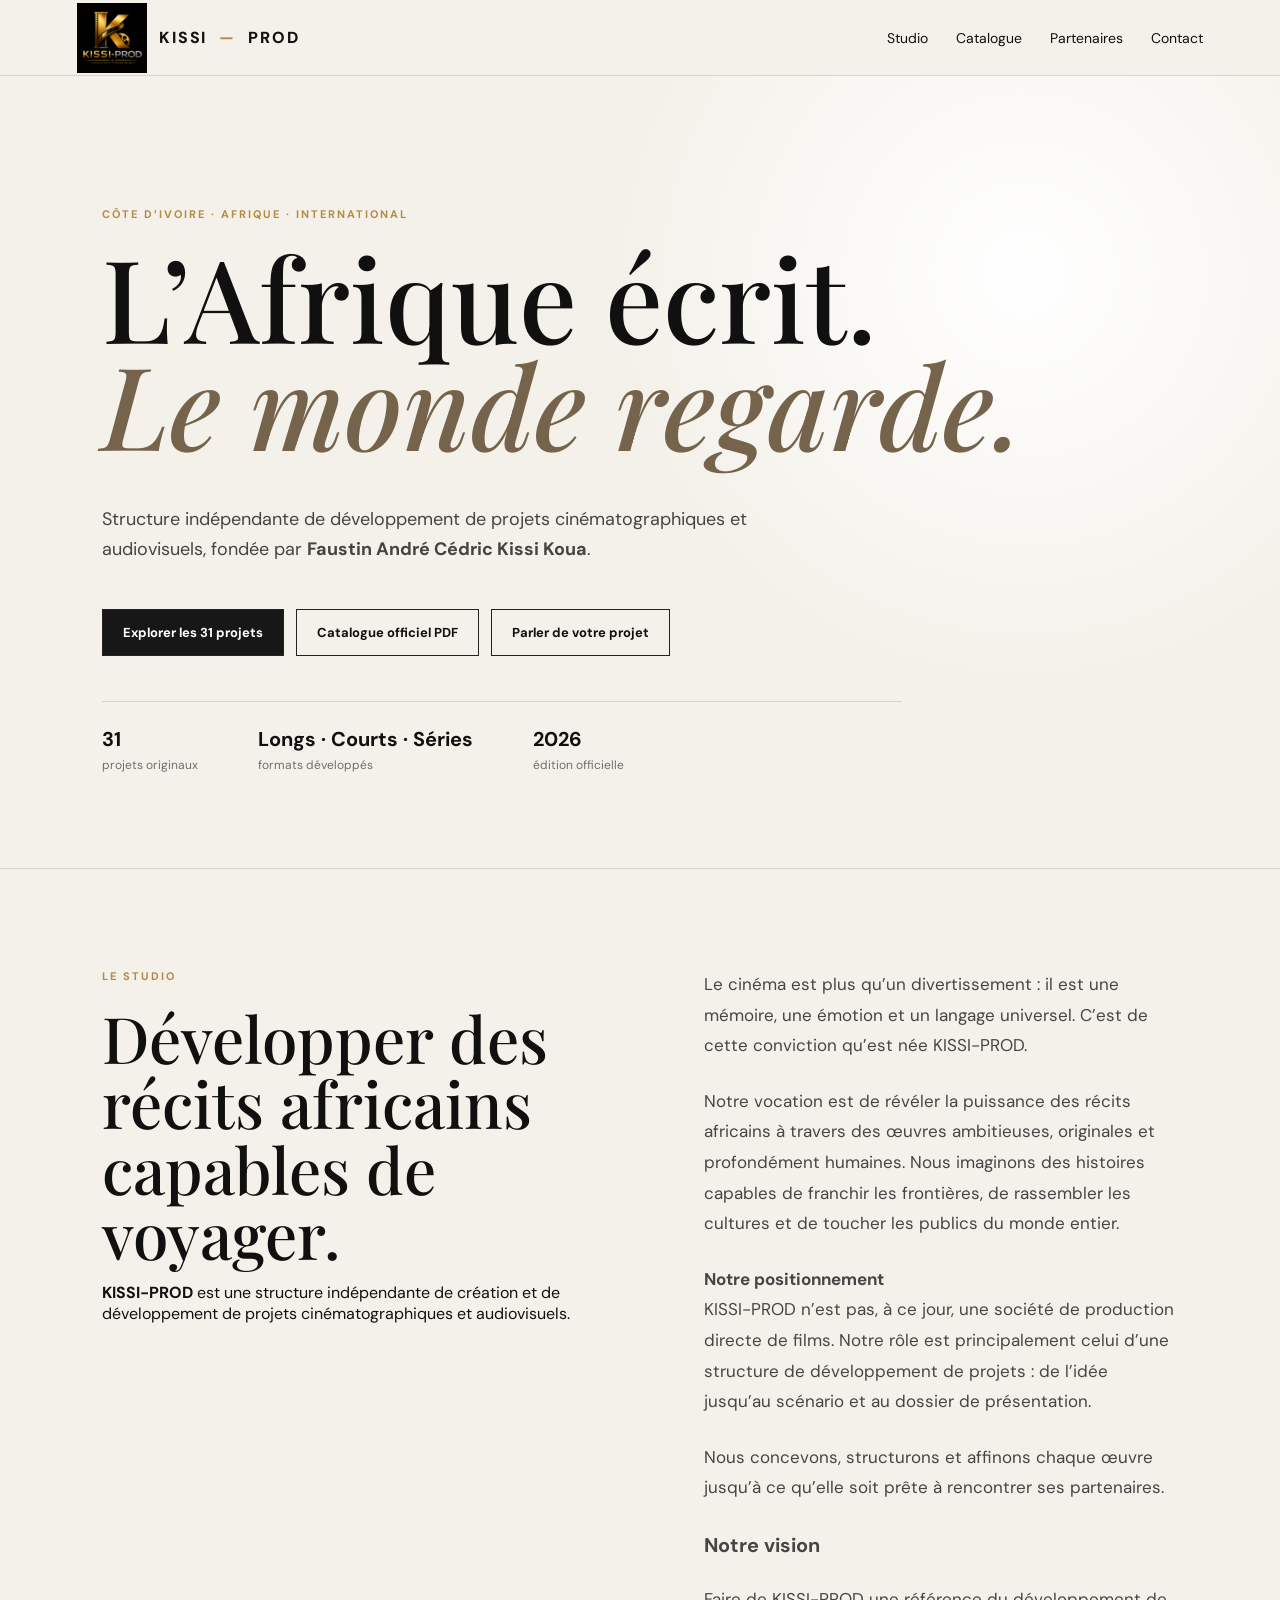
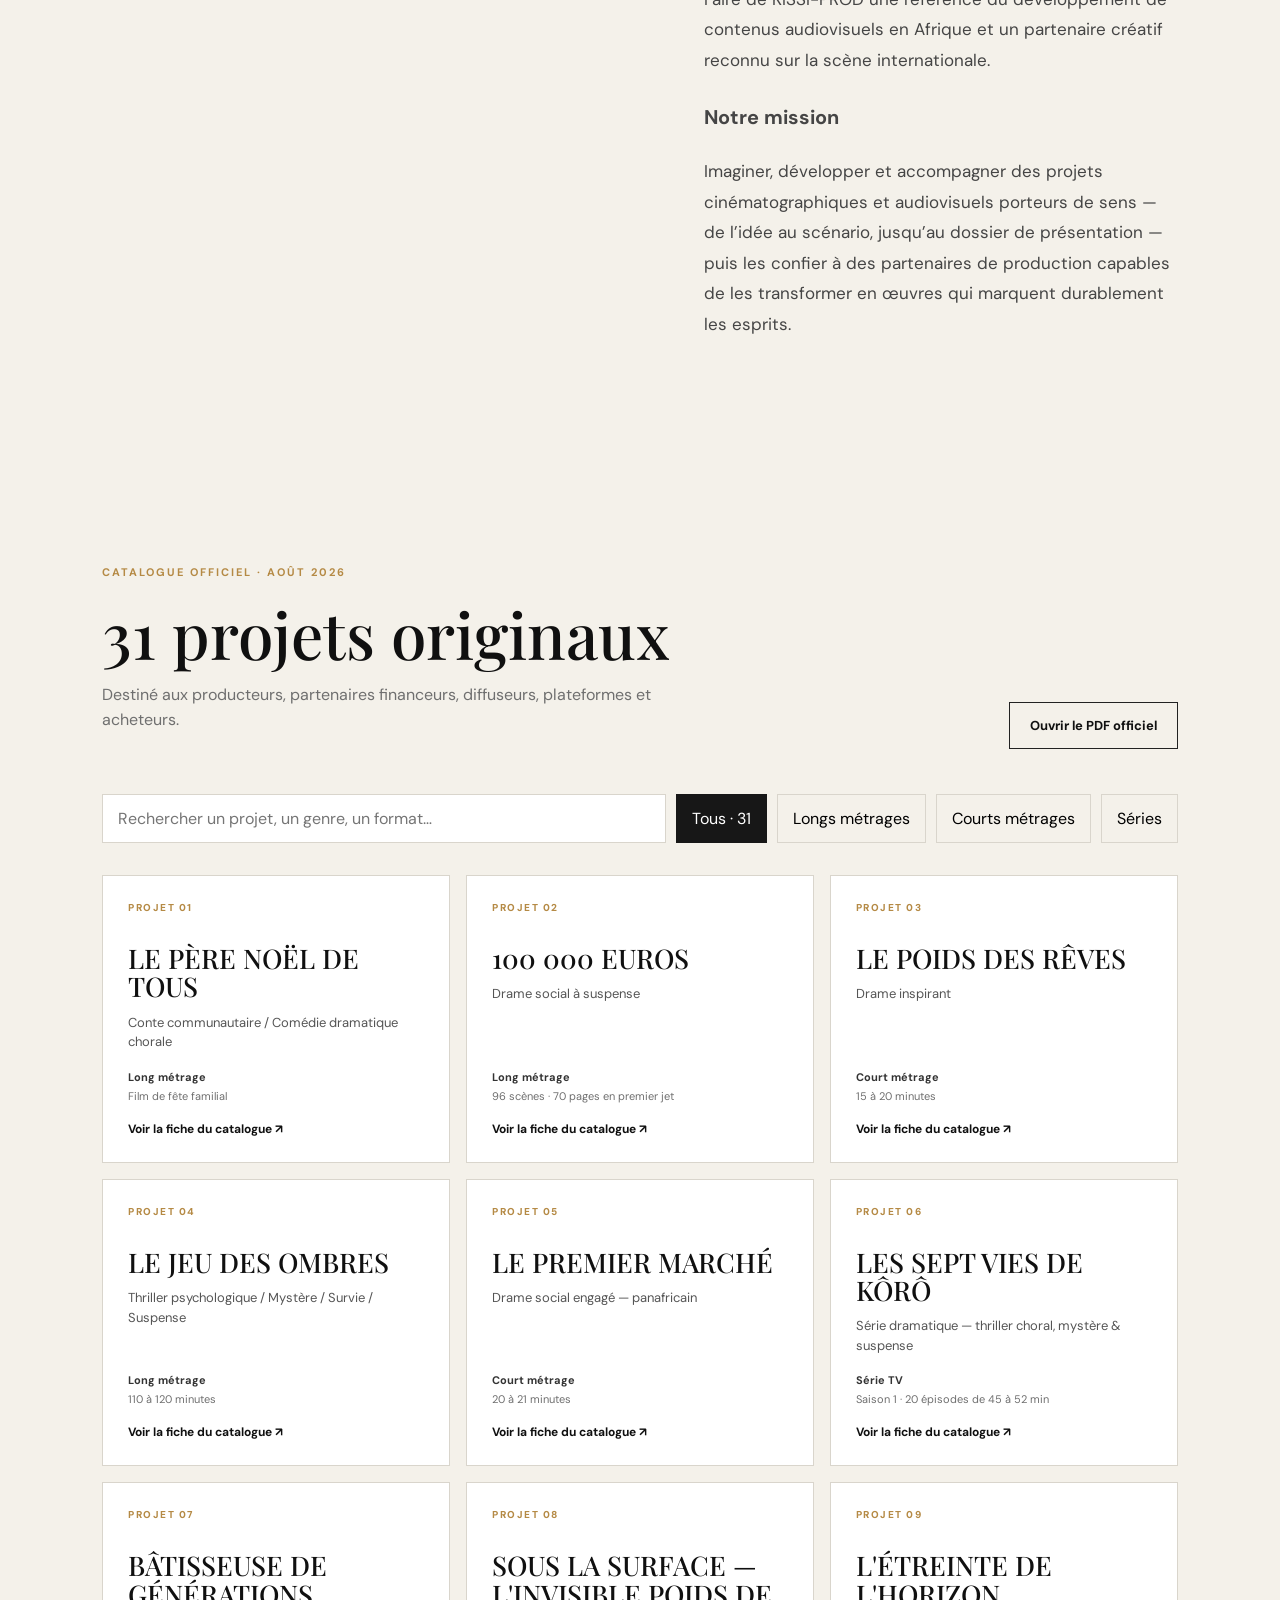
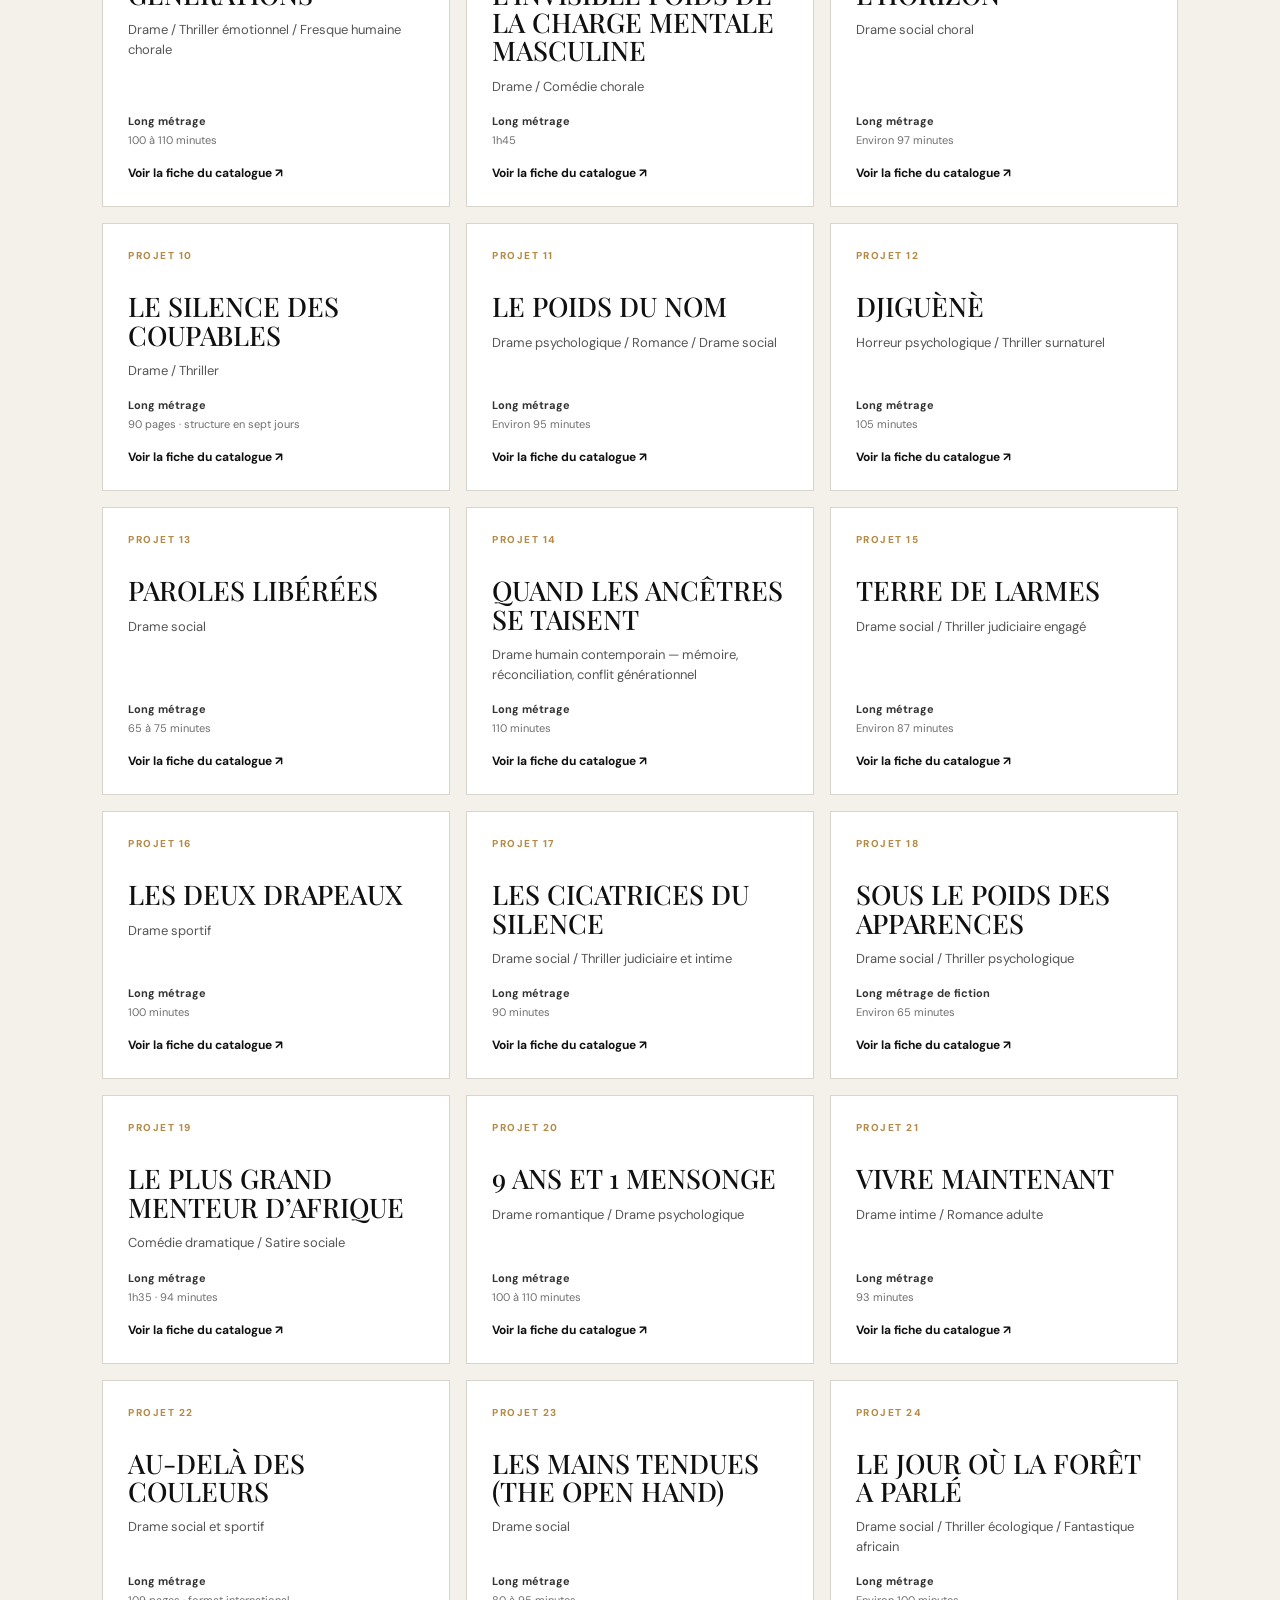
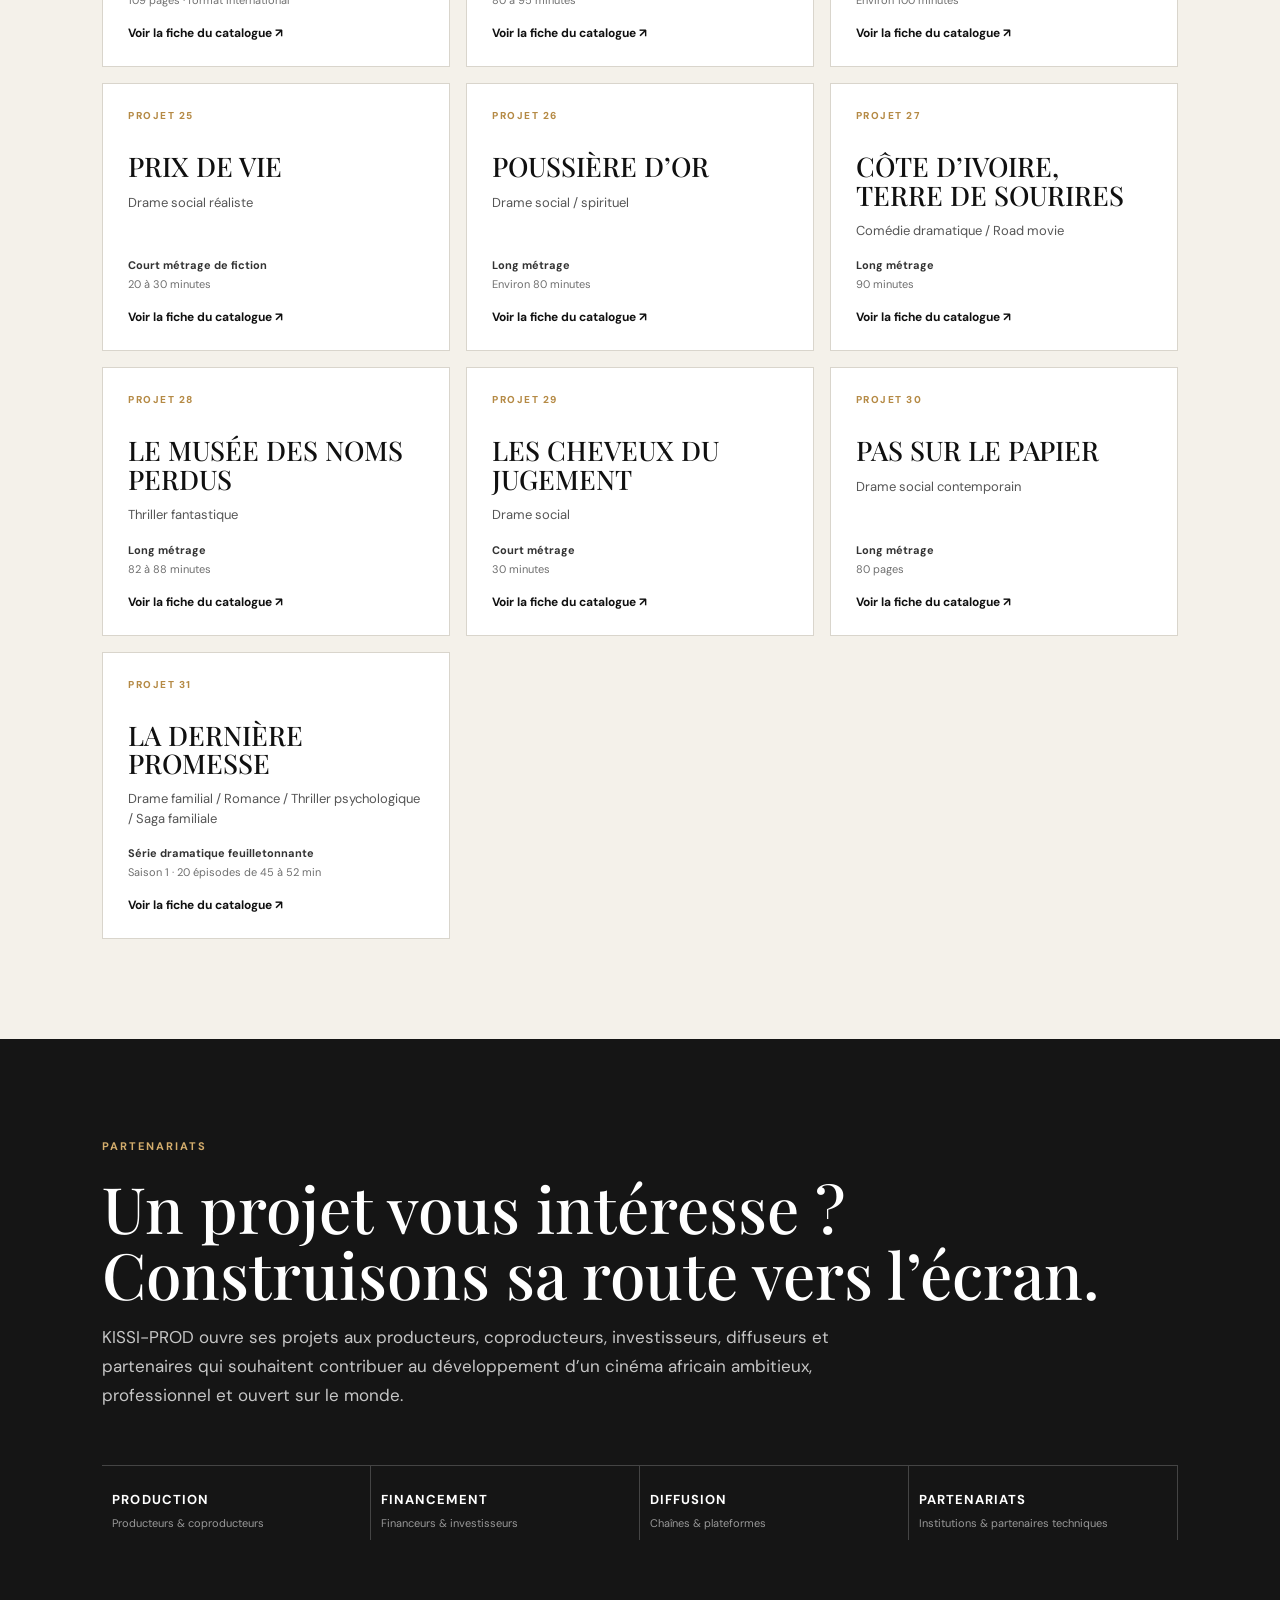
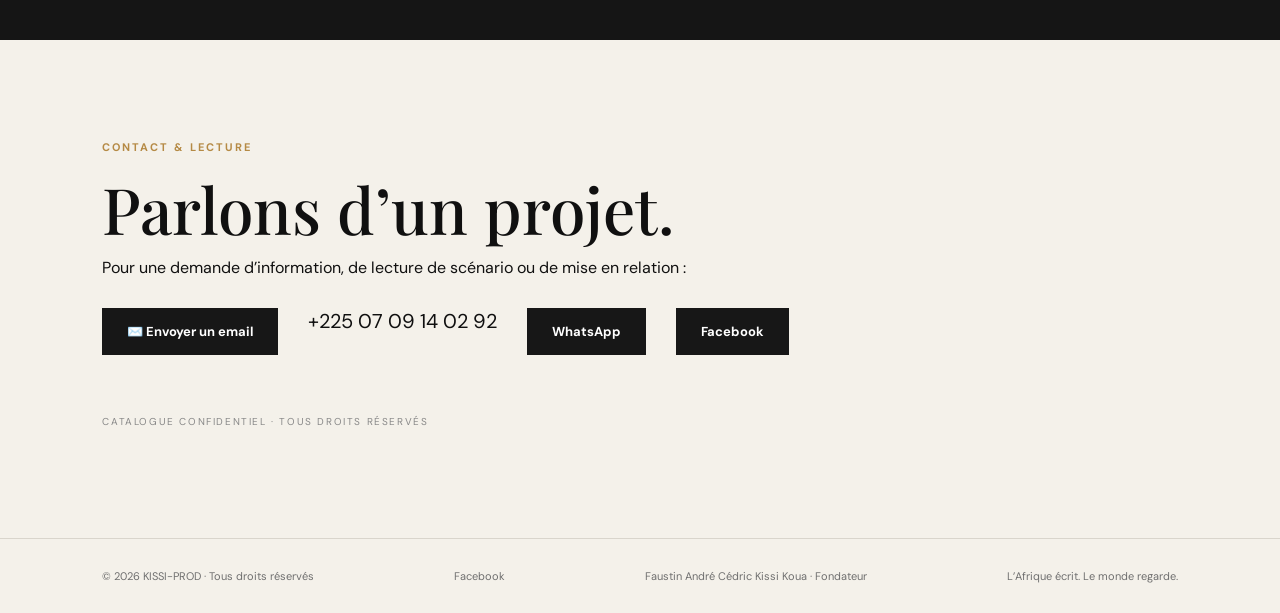
<file: index.html>
<!doctype html>
<html lang="fr">
<head>
<meta charset="utf-8">
<meta name="viewport" content="width=device-width,initial-scale=1">
<meta name="description" content="KISSI-PROD — Production et développement de projets cinématographiques et audiovisuels en Côte d’Ivoire et en Afrique.">
<title>KISSI-PROD | Production cinématographique et audiovisuelle en Afrique</title>
<link rel="stylesheet" href="style.css">
</head>
<body>
<header class="nav">
  <a class="brand" href="#accueil">
   <img src="file_00000000c24481f49c2893742e3dc87b.png" alt="Logo KISSI-PROD"> KISSI<span>—</span>PROD</a>
  <button class="menu-toggle" aria-label="Ouvrir le menu">☰</button>
<nav>
    <a href="#studio">Studio</a>
    <a href="#catalogue">Catalogue</a>
    <a href="#partenaires">Partenaires</a>
    <a href="#contact">Contact</a>
  </nav>
</header>

<main>
<section id="accueil" class="hero">
  <div class="eyebrow">CÔTE D’IVOIRE · AFRIQUE · INTERNATIONAL</div>
  <h1>L’Afrique écrit.<br><em>Le monde regarde.</em></h1>
  <p>Structure indépendante de développement de projets cinématographiques et audiovisuels, fondée par <strong>Faustin André Cédric Kissi Koua</strong>.</p>
  <div class="actions">
    <a class="btn primary" href="#catalogue">Explorer les 31 projets</a>
    <a class="btn" href="catalogue-officiel-kissi-prod.pdf" target="_blank">Catalogue officiel PDF</a>
    <a class="btn" href="#contact">Parler de votre projet</a>
  </div>
  <div class="stats">
    <div><b>31</b><span>projets originaux</span></div>
    <div><b>Longs · Courts · Séries</b><span>formats développés</span></div>
    <div><b>2026</b><span>édition officielle</span></div>
  </div>
</section>

<section id="studio" class="section split">

  <div>
    <div class="eyebrow">LE STUDIO</div>

    <h2>Développer des récits africains capables de voyager.</h2>

    <p>
      <strong>KISSI-PROD</strong> est une structure indépendante de création
      et de développement de projets cinématographiques et audiovisuels.
    </p>
  </div>

  <div class="copy">

    <p>
      Le cinéma est plus qu’un divertissement : il est une mémoire,
      une émotion et un langage universel. C’est de cette conviction
      qu’est née KISSI-PROD.
    </p>

    <p>
      Notre vocation est de révéler la puissance des récits africains
      à travers des œuvres ambitieuses, originales et profondément humaines.
      Nous imaginons des histoires capables de franchir les frontières,
      de rassembler les cultures et de toucher les publics du monde entier.
    </p>

    <div class="note">
      <strong>Notre positionnement</strong>

      <p>
        KISSI-PROD n’est pas, à ce jour, une société de production directe
        de films. Notre rôle est principalement celui d’une structure de
        développement de projets : de l’idée jusqu’au scénario et au dossier
        de présentation.
      </p>

      <p>
        Nous concevons, structurons et affinons chaque œuvre jusqu’à ce
        qu’elle soit prête à rencontrer ses partenaires.
      </p>
    </div>

    <h3>Notre vision</h3>

    <p>
      Faire de KISSI-PROD une référence du développement de contenus
      audiovisuels en Afrique et un partenaire créatif reconnu sur
      la scène internationale.
    </p>

    <h3>Notre mission</h3>

    <p>
      Imaginer, développer et accompagner des projets cinématographiques
      et audiovisuels porteurs de sens — de l’idée au scénario, jusqu’au
      dossier de présentation — puis les confier à des partenaires de
      production capables de les transformer en œuvres qui marquent
      durablement les esprits.
    </p>

  </div>

</section>

<section id="catalogue" class="section catalogue">
  <div class="sectionhead">
    <div>
      <div class="eyebrow">CATALOGUE OFFICIEL · AOÛT 2026</div>
      <h2>31 projets originaux</h2>
      <p>Destiné aux producteurs, partenaires financeurs, diffuseurs, plateformes et acheteurs.</p>
    </div>
    <a class="btn" href="catalogue-officiel-kissi-prod.pdf" target="_blank">Ouvrir le PDF officiel</a>
  </div>
  <div class="filters">
    <input id="search" type="search" placeholder="Rechercher un projet, un genre, un format…">
    <button class="filter active" data-filter="all">Tous · 31</button>
    <button class="filter" data-filter="long">Longs métrages</button>
    <button class="filter" data-filter="court">Courts métrages</button>
    <button class="filter" data-filter="série">Séries</button>
  </div>
  <div id="grid" class="grid">
    <article class="card" data-search="le père noël de tous conte communautaire / comédie dramatique chorale long métrage" data-type="long métrage">
      <div class="num">PROJET 01</div>
      <h3>LE PÈRE NOËL DE TOUS</h3>
      <p class="genre">Conte communautaire / Comédie dramatique chorale</p>
      <div class="meta"><span>Long métrage</span><span>Film de fête familial</span></div>
      <a class="cardlink" href="https://docs.google.com/gview?embedded=1&url=https://kissiprod95-max.github.io/catalogue-officiel-kissi-prod.pdf&page=5" target="_blank">Voir la fiche du catalogue ↗</a>
    </article>
    
    <article class="card" data-search="100 000 euros drame social à suspense long métrage" data-type="long métrage">
      <div class="num">PROJET 02</div>
      <h3>100 000 EUROS</h3>
      <p class="genre">Drame social à suspense</p>
      <div class="meta"><span>Long métrage</span><span>96 scènes · 70 pages en premier jet</span></div>
      <a class="cardlink" href="catalogue-officiel-kissi-prod.pdf#page=6" target="_blank">Voir la fiche du catalogue ↗</a>
    </article>
    
    <article class="card" data-search="le poids des rêves drame inspirant court métrage" data-type="court métrage">
      <div class="num">PROJET 03</div>
      <h3>LE POIDS DES RÊVES</h3>
      <p class="genre">Drame inspirant</p>
      <div class="meta"><span>Court métrage</span><span>15 à 20 minutes</span></div>
      <a class="cardlink" href="catalogue-officiel-kissi-prod.pdf#page=7" target="_blank">Voir la fiche du catalogue ↗</a>
    </article>
    
    <article class="card" data-search="le jeu des ombres thriller psychologique / mystère / survie / suspense long métrage" data-type="long métrage">
      <div class="num">PROJET 04</div>
      <h3>LE JEU DES OMBRES</h3>
      <p class="genre">Thriller psychologique / Mystère / Survie / Suspense</p>
      <div class="meta"><span>Long métrage</span><span>110 à 120 minutes</span></div>
      <a class="cardlink" href="catalogue-officiel-kissi-prod.pdf#page=8" target="_blank">Voir la fiche du catalogue ↗</a>
    </article>
    
    <article class="card" data-search="le premier marché drame social engagé — panafricain court métrage" data-type="court métrage">
      <div class="num">PROJET 05</div>
      <h3>LE PREMIER MARCHÉ</h3>
      <p class="genre">Drame social engagé — panafricain</p>
      <div class="meta"><span>Court métrage</span><span>20 à 21 minutes</span></div>
      <a class="cardlink" href="catalogue-officiel-kissi-prod.pdf#page=9" target="_blank">Voir la fiche du catalogue ↗</a>
    </article>
    
    <article class="card" data-search="les sept vies de kôrô série dramatique — thriller choral, mystère &amp; suspense série tv" data-type="série tv">
      <div class="num">PROJET 06</div>
      <h3>LES SEPT VIES DE KÔRÔ</h3>
      <p class="genre">Série dramatique — thriller choral, mystère &amp; suspense</p>
      <div class="meta"><span>Série TV</span><span>Saison 1 · 20 épisodes de 45 à 52 min</span></div>
      <a class="cardlink" href="catalogue-officiel-kissi-prod.pdf#page=10" target="_blank">Voir la fiche du catalogue ↗</a>
    </article>
    
    <article class="card" data-search="bâtisseuse de générations drame / thriller émotionnel / fresque humaine chorale long métrage" data-type="long métrage">
      <div class="num">PROJET 07</div>
      <h3>BÂTISSEUSE DE GÉNÉRATIONS</h3>
      <p class="genre">Drame / Thriller émotionnel / Fresque humaine chorale</p>
      <div class="meta"><span>Long métrage</span><span>100 à 110 minutes</span></div>
      <a class="cardlink" href="catalogue-officiel-kissi-prod.pdf#page=11" target="_blank">Voir la fiche du catalogue ↗</a>
    </article>
    
    <article class="card" data-search="sous la surface — l&#x27;invisible poids de la charge mentale masculine drame / comédie chorale long métrage" data-type="long métrage">
      <div class="num">PROJET 08</div>
      <h3>SOUS LA SURFACE — L&#x27;INVISIBLE POIDS DE LA CHARGE MENTALE MASCULINE</h3>
      <p class="genre">Drame / Comédie chorale</p>
      <div class="meta"><span>Long métrage</span><span>1h45</span></div>
      <a class="cardlink" href="catalogue-officiel-kissi-prod.pdf#page=12" target="_blank">Voir la fiche du catalogue ↗</a>
    </article>
    
    <article class="card" data-search="l&#x27;étreinte de l&#x27;horizon drame social choral long métrage" data-type="long métrage">
      <div class="num">PROJET 09</div>
      <h3>L&#x27;ÉTREINTE DE L&#x27;HORIZON</h3>
      <p class="genre">Drame social choral</p>
      <div class="meta"><span>Long métrage</span><span>Environ 97 minutes</span></div>
      <a class="cardlink" href="catalogue-officiel-kissi-prod.pdf#page=13" target="_blank">Voir la fiche du catalogue ↗</a>
    </article>
    
    <article class="card" data-search="le silence des coupables drame / thriller long métrage" data-type="long métrage">
      <div class="num">PROJET 10</div>
      <h3>LE SILENCE DES COUPABLES</h3>
      <p class="genre">Drame / Thriller</p>
      <div class="meta"><span>Long métrage</span><span>90 pages · structure en sept jours</span></div>
      <a class="cardlink" href="catalogue-officiel-kissi-prod.pdf#page=14" target="_blank">Voir la fiche du catalogue ↗</a>
    </article>
    
    <article class="card" data-search="le poids du nom drame psychologique / romance / drame social long métrage" data-type="long métrage">
      <div class="num">PROJET 11</div>
      <h3>LE POIDS DU NOM</h3>
      <p class="genre">Drame psychologique / Romance / Drame social</p>
      <div class="meta"><span>Long métrage</span><span>Environ 95 minutes</span></div>
      <a class="cardlink" href="catalogue-officiel-kissi-prod.pdf#page=15" target="_blank">Voir la fiche du catalogue ↗</a>
    </article>
    
    <article class="card" data-search="djiguènè horreur psychologique / thriller surnaturel long métrage" data-type="long métrage">
      <div class="num">PROJET 12</div>
      <h3>DJIGUÈNÈ</h3>
      <p class="genre">Horreur psychologique / Thriller surnaturel</p>
      <div class="meta"><span>Long métrage</span><span>105 minutes</span></div>
      <a class="cardlink" href="catalogue-officiel-kissi-prod.pdf#page=16" target="_blank">Voir la fiche du catalogue ↗</a>
    </article>
    
    <article class="card" data-search="paroles libérées drame social long métrage" data-type="long métrage">
      <div class="num">PROJET 13</div>
      <h3>PAROLES LIBÉRÉES</h3>
      <p class="genre">Drame social</p>
      <div class="meta"><span>Long métrage</span><span>65 à 75 minutes</span></div>
      <a class="cardlink" href="catalogue-officiel-kissi-prod.pdf#page=17" target="_blank">Voir la fiche du catalogue ↗</a>
    </article>
    
    <article class="card" data-search="quand les ancêtres se taisent drame humain contemporain — mémoire, réconciliation, conflit générationnel long métrage" data-type="long métrage">
      <div class="num">PROJET 14</div>
      <h3>QUAND LES ANCÊTRES SE TAISENT</h3>
      <p class="genre">Drame humain contemporain — mémoire, réconciliation, conflit générationnel</p>
      <div class="meta"><span>Long métrage</span><span>110 minutes</span></div>
      <a class="cardlink" href="catalogue-officiel-kissi-prod.pdf#page=18" target="_blank">Voir la fiche du catalogue ↗</a>
    </article>
    
    <article class="card" data-search="terre de larmes drame social / thriller judiciaire engagé long métrage" data-type="long métrage">
      <div class="num">PROJET 15</div>
      <h3>TERRE DE LARMES</h3>
      <p class="genre">Drame social / Thriller judiciaire engagé</p>
      <div class="meta"><span>Long métrage</span><span>Environ 87 minutes</span></div>
      <a class="cardlink" href="catalogue-officiel-kissi-prod.pdf#page=19" target="_blank">Voir la fiche du catalogue ↗</a>
    </article>
    
    <article class="card" data-search="les deux drapeaux drame sportif long métrage" data-type="long métrage">
      <div class="num">PROJET 16</div>
      <h3>LES DEUX DRAPEAUX</h3>
      <p class="genre">Drame sportif</p>
      <div class="meta"><span>Long métrage</span><span>100 minutes</span></div>
      <a class="cardlink" href="catalogue-officiel-kissi-prod.pdf#page=20" target="_blank">Voir la fiche du catalogue ↗</a>
    </article>
    
    <article class="card" data-search="les cicatrices du silence drame social / thriller judiciaire et intime long métrage" data-type="long métrage">
      <div class="num">PROJET 17</div>
      <h3>LES CICATRICES DU SILENCE</h3>
      <p class="genre">Drame social / Thriller judiciaire et intime</p>
      <div class="meta"><span>Long métrage</span><span>90 minutes</span></div>
      <a class="cardlink" href="catalogue-officiel-kissi-prod.pdf#page=21" target="_blank">Voir la fiche du catalogue ↗</a>
    </article>
    
    <article class="card" data-search="sous le poids des apparences drame social / thriller psychologique long métrage de fiction" data-type="long métrage de fiction">
      <div class="num">PROJET 18</div>
      <h3>SOUS LE POIDS DES APPARENCES</h3>
      <p class="genre">Drame social / Thriller psychologique</p>
      <div class="meta"><span>Long métrage de fiction</span><span>Environ 65 minutes</span></div>
      <a class="cardlink" href="catalogue-officiel-kissi-prod.pdf#page=22" target="_blank">Voir la fiche du catalogue ↗</a>
    </article>
    
    <article class="card" data-search="le plus grand menteur d’afrique comédie dramatique / satire sociale long métrage" data-type="long métrage">
      <div class="num">PROJET 19</div>
      <h3>LE PLUS GRAND MENTEUR D’AFRIQUE</h3>
      <p class="genre">Comédie dramatique / Satire sociale</p>
      <div class="meta"><span>Long métrage</span><span>1h35 · 94 minutes</span></div>
      <a class="cardlink" href="catalogue-officiel-kissi-prod.pdf#page=23" target="_blank">Voir la fiche du catalogue ↗</a>
    </article>
    
    <article class="card" data-search="9 ans et 1 mensonge drame romantique / drame psychologique long métrage" data-type="long métrage">
      <div class="num">PROJET 20</div>
      <h3>9 ANS ET 1 MENSONGE</h3>
      <p class="genre">Drame romantique / Drame psychologique</p>
      <div class="meta"><span>Long métrage</span><span>100 à 110 minutes</span></div>
      <a class="cardlink" href="catalogue-officiel-kissi-prod.pdf#page=24" target="_blank">Voir la fiche du catalogue ↗</a>
    </article>
    
    <article class="card" data-search="vivre maintenant drame intime / romance adulte long métrage" data-type="long métrage">
      <div class="num">PROJET 21</div>
      <h3>VIVRE MAINTENANT</h3>
      <p class="genre">Drame intime / Romance adulte</p>
      <div class="meta"><span>Long métrage</span><span>93 minutes</span></div>
      <a class="cardlink" href="catalogue-officiel-kissi-prod.pdf#page=25" target="_blank">Voir la fiche du catalogue ↗</a>
    </article>
    
    <article class="card" data-search="au-delà des couleurs drame social et sportif long métrage" data-type="long métrage">
      <div class="num">PROJET 22</div>
      <h3>AU-DELÀ DES COULEURS</h3>
      <p class="genre">Drame social et sportif</p>
      <div class="meta"><span>Long métrage</span><span>109 pages · format international</span></div>
      <a class="cardlink" href="catalogue-officiel-kissi-prod.pdf#page=26" target="_blank">Voir la fiche du catalogue ↗</a>
    </article>
    
    <article class="card" data-search="les mains tendues (the open hand) drame social long métrage" data-type="long métrage">
      <div class="num">PROJET 23</div>
      <h3>LES MAINS TENDUES (THE OPEN HAND)</h3>
      <p class="genre">Drame social</p>
      <div class="meta"><span>Long métrage</span><span>80 à 95 minutes</span></div>
      <a class="cardlink" href="catalogue-officiel-kissi-prod.pdf#page=27" target="_blank">Voir la fiche du catalogue ↗</a>
    </article>
    
    <article class="card" data-search="le jour où la forêt a parlé drame social / thriller écologique / fantastique africain long métrage" data-type="long métrage">
      <div class="num">PROJET 24</div>
      <h3>LE JOUR OÙ LA FORÊT A PARLÉ</h3>
      <p class="genre">Drame social / Thriller écologique / Fantastique africain</p>
      <div class="meta"><span>Long métrage</span><span>Environ 100 minutes</span></div>
      <a class="cardlink" href="catalogue-officiel-kissi-prod.pdf#page=28" target="_blank">Voir la fiche du catalogue ↗</a>
    </article>
    
    <article class="card" data-search="prix de vie drame social réaliste court métrage de fiction" data-type="court métrage de fiction">
      <div class="num">PROJET 25</div>
      <h3>PRIX DE VIE</h3>
      <p class="genre">Drame social réaliste</p>
      <div class="meta"><span>Court métrage de fiction</span><span>20 à 30 minutes</span></div>
      <a class="cardlink" href="catalogue-officiel-kissi-prod.pdf#page=29" target="_blank">Voir la fiche du catalogue ↗</a>
    </article>
    
    <article class="card" data-search="poussière d’or drame social / spirituel long métrage" data-type="long métrage">
      <div class="num">PROJET 26</div>
      <h3>POUSSIÈRE D’OR</h3>
      <p class="genre">Drame social / spirituel</p>
      <div class="meta"><span>Long métrage</span><span>Environ 80 minutes</span></div>
      <a class="cardlink" href="catalogue-officiel-kissi-prod.pdf#page=30" target="_blank">Voir la fiche du catalogue ↗</a>
    </article>
    
    <article class="card" data-search="côte d’ivoire, terre de sourires comédie dramatique / road movie long métrage" data-type="long métrage">
      <div class="num">PROJET 27</div>
      <h3>CÔTE D’IVOIRE, TERRE DE SOURIRES</h3>
      <p class="genre">Comédie dramatique / Road movie</p>
      <div class="meta"><span>Long métrage</span><span>90 minutes</span></div>
      <a class="cardlink" href="catalogue-officiel-kissi-prod.pdf#page=31" target="_blank">Voir la fiche du catalogue ↗</a>
    </article>
    
    <article class="card" data-search="le musée des noms perdus thriller fantastique long métrage" data-type="long métrage">
      <div class="num">PROJET 28</div>
      <h3>LE MUSÉE DES NOMS PERDUS</h3>
      <p class="genre">Thriller fantastique</p>
      <div class="meta"><span>Long métrage</span><span>82 à 88 minutes</span></div>
      <a class="cardlink" href="catalogue-officiel-kissi-prod.pdf#page=32" target="_blank">Voir la fiche du catalogue ↗</a>
    </article>
    
    <article class="card" data-search="les cheveux du jugement drame social court métrage" data-type="court métrage">
      <div class="num">PROJET 29</div>
      <h3>LES CHEVEUX DU JUGEMENT</h3>
      <p class="genre">Drame social</p>
      <div class="meta"><span>Court métrage</span><span>30 minutes</span></div>
      <a class="cardlink" href="catalogue-officiel-kissi-prod.pdf#page=33" target="_blank">Voir la fiche du catalogue ↗</a>
    </article>
    
    <article class="card" data-search="pas sur le papier drame social contemporain long métrage" data-type="long métrage">
      <div class="num">PROJET 30</div>
      <h3>PAS SUR LE PAPIER</h3>
      <p class="genre">Drame social contemporain</p>
      <div class="meta"><span>Long métrage</span><span>80 pages</span></div>
      <a class="cardlink" href="catalogue-officiel-kissi-prod.pdf#page=34" target="_blank">Voir la fiche du catalogue ↗</a>
    </article>
    
    <article class="card" data-search="la dernière promesse drame familial / romance / thriller psychologique / saga familiale série dramatique feuilletonnante" data-type="série dramatique feuilletonnante">
      <div class="num">PROJET 31</div>
      <h3>LA DERNIÈRE PROMESSE</h3>
      <p class="genre">Drame familial / Romance / Thriller psychologique / Saga familiale</p>
      <div class="meta"><span>Série dramatique feuilletonnante</span><span>Saison 1 · 20 épisodes de 45 à 52 min</span></div>
      <a class="cardlink" href="catalogue-officiel-kissi-prod.pdf#page=35" target="_blank">Voir la fiche du catalogue ↗</a>
    </article>
    </div>
  <div id="empty" class="empty">Aucun projet ne correspond à votre recherche.</div>
</section>

<section id="partenaires" class="section dark">
  <div class="eyebrow">PARTENARIATS</div>
  <h2>Un projet vous intéresse ?<br>Construisons sa route vers l’écran.</h2>
  <p>KISSI-PROD ouvre ses projets aux producteurs, coproducteurs, investisseurs, diffuseurs et partenaires qui souhaitent contribuer au développement d’un cinéma africain ambitieux, professionnel et ouvert sur le monde.</p>
  <div class="partnergrid">
    <div>PRODUCTION<br><small>Producteurs & coproducteurs</small></div>
    <div>FINANCEMENT<br><small>Financeurs & investisseurs</small></div>
    <div>DIFFUSION<br><small>Chaînes & plateformes</small></div>
    <div>PARTENARIATS<br><small>Institutions & partenaires techniques</small></div>
  </div>
</section>

<section id="contact" class="section contact">
  <div class="eyebrow">CONTACT & LECTURE</div>
  <h2>Parlons d’un projet.</h2>
  <p>Pour une demande d’information, de lecture de scénario ou de mise en relation :</p>
  <div class="contactbox">
    <a class="btn" href="mailto:kissiprod95@gmail.com">✉️ Envoyer un email</a>
    <a href="tel:+2250709140292">+225 07 09 14 02 92</a>
<a class="btn" href="https://wa.me/2250171426454" target="_blank">WhatsApp</a>
    <a class="btn" href="https://www.facebook.com/profile.php?id=61568002318923" target="_blank" rel="noopener">Facebook</a>
  </div>

  <p class="conf">CATALOGUE CONFIDENTIEL · TOUS DROITS RÉSERVÉS</p>
</section>
</main>

<footer>
  <span>© 2026 KISSI-PROD · Tous droits réservés</span>
  <a href="https://www.facebook.com/profile.php?id=61568002318923" target="_blank" rel="noopener">Facebook</a>
  <span>Faustin André Cédric Kissi Koua · Fondateur</span>
  <span>L’Afrique écrit. Le monde regarde.</span>
</footer>
<script src="script.js"></script>
</body></html>
</file>
<file: style.css>
@import url('https://fonts.googleapis.com/css2?family=DM+Sans:wght@400;500;600;700&family=Playfair+Display:ital,wght@0,500;0,600;1,500;1,600&display=swap');
:root{--ink:#101010;--muted:#6f6f6f;--paper:#f4f1ea;--line:#d9d5cc;--accent:#b58a45;--dark:#151515}
*{box-sizing:border-box}html{scroll-behavior:smooth}body{margin:0;background:var(--paper);color:var(--ink);font-family:"DM Sans",Arial,sans-serif}a{color:inherit;text-decoration:none}.nav{height:76px;padding:0 6vw;display:flex;align-items:center;justify-content:space-between;border-bottom:1px solid var(--line);position:sticky;top:0;background:rgba(244,241,234,.94);backdrop-filter:blur(12px);z-index:10}.brand{font-weight:800;letter-spacing:.12em}.brand span{color:var(--accent)}nav{display:flex;gap:28px;font-size:14px}nav a:hover{color:var(--accent)}
.hero{min-height:88vh;padding:12vh 8vw 8vh;display:flex;flex-direction:column;justify-content:center;background:radial-gradient(circle at 80% 25%,#fff 0,transparent 35%)}.eyebrow{font-size:11px;font-weight:700;letter-spacing:.18em;color:var(--accent);margin-bottom:22px}.hero h1{font-family:"Playfair Display",serif;font-size:clamp(54px,9vw,118px);line-height:.93;font-weight:500;max-width:1000px;margin:0 0 28px}.hero h1 em{color:#75634b}.hero p{max-width:650px;font-size:18px;line-height:1.7;color:#444}.actions{display:flex;gap:12px;flex-wrap:wrap;margin:26px 0 45px}.btn{display:inline-block;border:1px solid #222;padding:14px 20px;font-size:13px;font-weight:700;transition:.2s}.btn:hover{transform:translateY(-2px)}.btn.primary{background:#171717;color:#fff}.stats{display:flex;gap:60px;border-top:1px solid var(--line);padding-top:24px;max-width:800px}.stats div{display:flex;flex-direction:column;gap:5px}.stats b{font-size:20px}.stats span{font-size:12px;color:var(--muted)}
.section{padding:100px 8vw}.split{display:grid;grid-template-columns:1fr 1fr;gap:10vw;border-top:1px solid var(--line)}h2{font-family:"Playfair Display",serif;font-size:clamp(40px,5vw,70px);line-height:1.02;font-weight:500;margin:0}.copy{font-size:17px;line-height:1.8;color:#454545}.copy p{margin-top:0;margin-bottom:25px}.sectionhead{display:flex;justify-content:space-between;gap:30px;align-items:end;margin-bottom:45px}.sectionhead p{color:var(--muted);max-width:600px;line-height:1.6}
.filters{display:flex;gap:10px;flex-wrap:wrap;margin-bottom:32px}.filters input{flex:1;min-width:240px;padding:13px 15px;border:1px solid var(--line);background:#fff;font:inherit;outline:none}.filter{border:1px solid var(--line);background:transparent;padding:13px 15px;font:inherit;cursor:pointer}.filter.active,.filter:hover{background:#171717;color:#fff;border-color:#171717}.grid{display:grid;grid-template-columns:repeat(3,1fr);gap:16px}.card{background:#fff;border:1px solid var(--line);padding:25px;min-height:260px;display:flex;flex-direction:column;transition:.2s}.card:hover{transform:translateY(-4px);box-shadow:0 12px 35px #00000010}.num{font-size:10px;font-weight:800;letter-spacing:.15em;color:var(--accent);margin-bottom:30px}.card h3{font-family:"Playfair Display",serif;font-size:27px;line-height:1.05;font-weight:500;margin:0 0 12px}.genre{font-size:13px;color:#555;line-height:1.5;margin:0 0 18px}.meta{margin-top:auto;display:flex;flex-direction:column;gap:5px;font-size:11px;color:var(--muted)}.meta span:first-child{font-weight:700;color:#333}.cardlink{font-size:12px;font-weight:700;margin-top:18px}.cardlink:hover{color:var(--accent)}.empty{display:none;padding:60px;text-align:center;color:var(--muted)}
.dark{background:var(--dark);color:#fff}.dark .eyebrow{color:#d4ad6c}.dark p{max-width:760px;color:#c6c6c6;line-height:1.7;font-size:17px}.partnergrid{display:grid;grid-template-columns:repeat(4,1fr);margin-top:55px;border-top:1px solid #444}.partnergrid div{padding:25px 10px 10px;border-right:1px solid #444;font-size:13px;font-weight:700;letter-spacing:.08em}.partnergrid small{display:block;margin-top:8px;font-size:11px;color:#999;font-weight:400;letter-spacing:0}.contactbox{display:flex;flex-wrap:wrap;gap:30px;margin:30px 0 60px;font-size:20px}.contactbox a:hover{color:var(--accent)}.conf{font-size:10px!important;letter-spacing:.16em;color:#888!important}
footer{padding:30px 8vw;border-top:1px solid var(--line);display:flex;justify-content:space-between;gap:20px;flex-wrap:wrap;font-size:11px;color:var(--muted)}
@media(max-width:900px){nav{display:none}.split{grid-template-columns:1fr}.grid{grid-template-columns:repeat(2,1fr)}.partnergrid{grid-template-columns:repeat(2,1fr)}.sectionhead{align-items:start;flex-direction:column}.stats{gap:25px;flex-wrap:wrap}}
@media(max-width:600px){.hero{min-height:auto;padding:7vh 6vw 6vh}.section{padding:75px 6vw}.grid{grid-template-columns:1fr}.hero h1{font-size:52px}.stats{display:grid;grid-template-columns:1fr 1fr}.partnergrid{grid-template-columns:1fr 1fr}}
.brand{display:flex;align-items:center;gap:12px}
.brand img{width:70px;height:70px;object-fit:contain}
/* Amélioration catalogue sur téléphone */
@media(max-width:600px){

  .catalogue .sectionhead{
    gap:25px;
  }

  .catalogue .sectionhead h2{
    font-size:42px;
  }

  .catalogue .filters{
    gap:8px;
  }

  .catalogue .filters input{
    min-width:100%;
    width:100%;
    padding:14px;
  }

  .catalogue .filter{
    flex:1;
    min-width:140px;
    padding:12px 10px;
    text-align:center;
  }

  .catalogue .card{
    padding:24px;
    min-height:245px;
    border-top:3px solid var(--accent);
  }

  .catalogue .card h3{
    font-size:28px;
    line-height:1.08;
  }

  .catalogue .genre{
    font-size:15px;
  }

  .catalogue .meta{
    font-size:12px;
  }

  .catalogue .cardlink{
    font-size:13px;
    margin-top:20px;
  }

}
.contactbox .btn{padding:14px 24px;background:#171717;color:#fff;border:1px solid #171717;font-weight:700}
.contactbox .btn:hover{background:var(--accent);border-color:var(--accent);color:#fff;transform:translateY(-2px)}
.menu-toggle{
  display:none;
  background:transparent;
  border:1px solid var(--line);
  padding:10px 13px;
  font-size:22px;
  cursor:pointer;
}

@media(max-width:900px){
  .menu-toggle{
    display:block;
  }
}
@media(max-width:900px){
  nav.menu-open{
    display:flex;
    flex-direction:column;
    position:absolute;
    top:76px;
    right:6vw;
    background:var(--paper);
    border:1px solid var(--line);
    padding:15px;
    gap:15px;
    z-index:20;
  }
}
@media(max-width:900px){
  .nav{
    padding:0 5vw;
  }

  .brand img{
    width:58px;
    height:58px;
  }

  .brand{
    gap:8px;
    font-size:13px;
  }

  .menu-toggle{
    padding:8px 11px;
    font-size:20px;
  }
}
</file>
